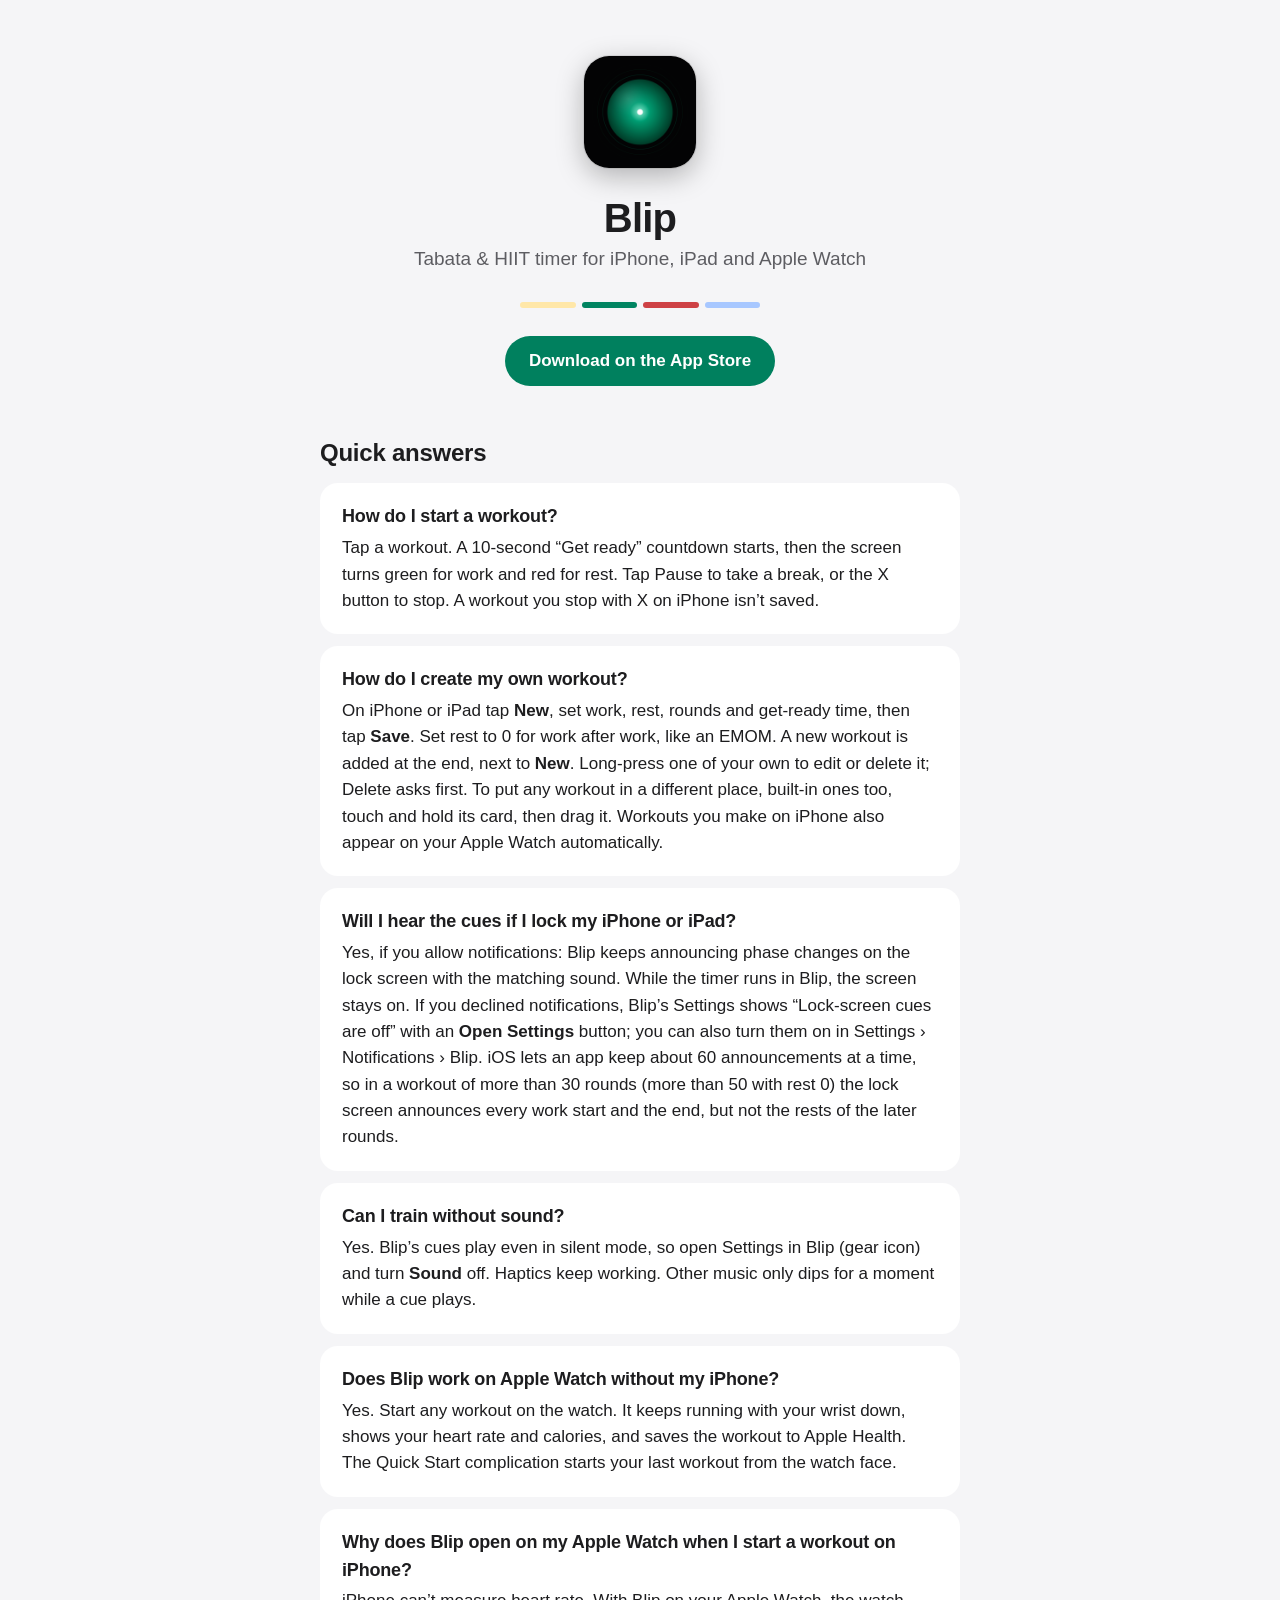
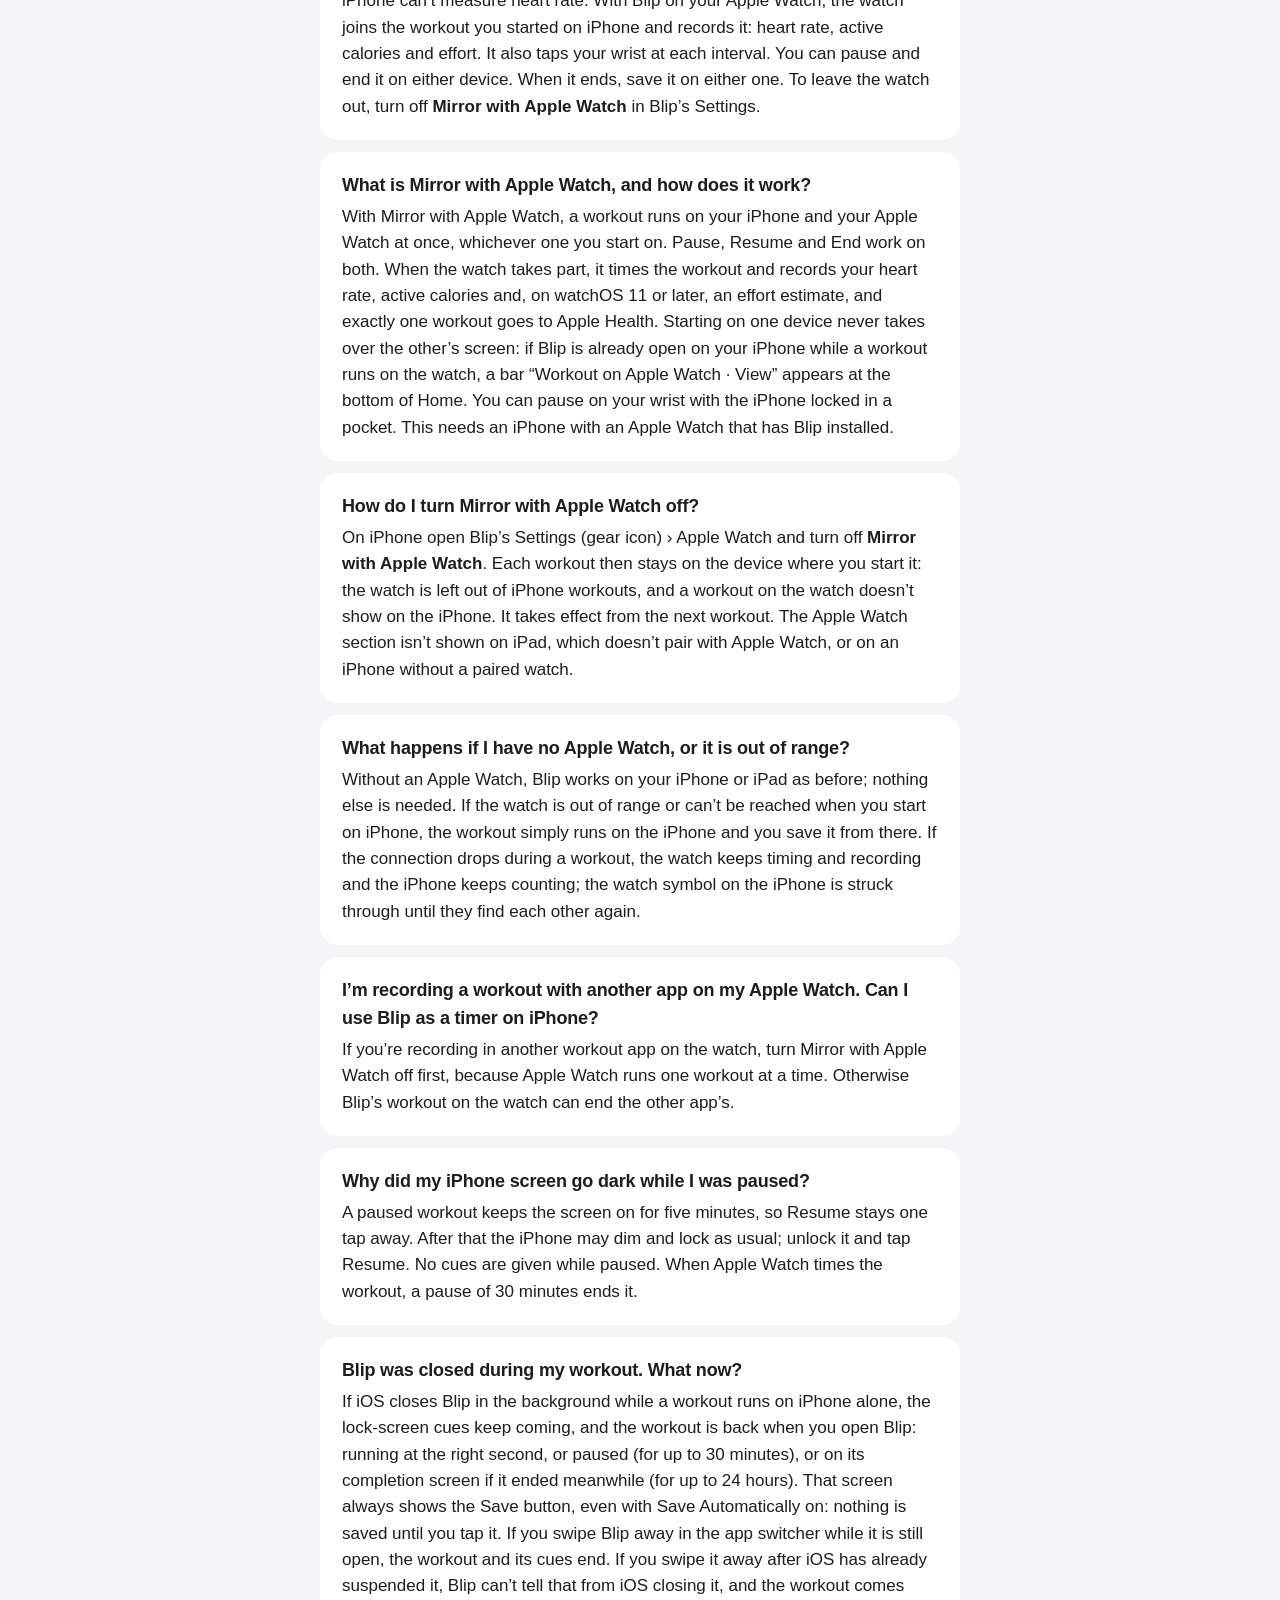
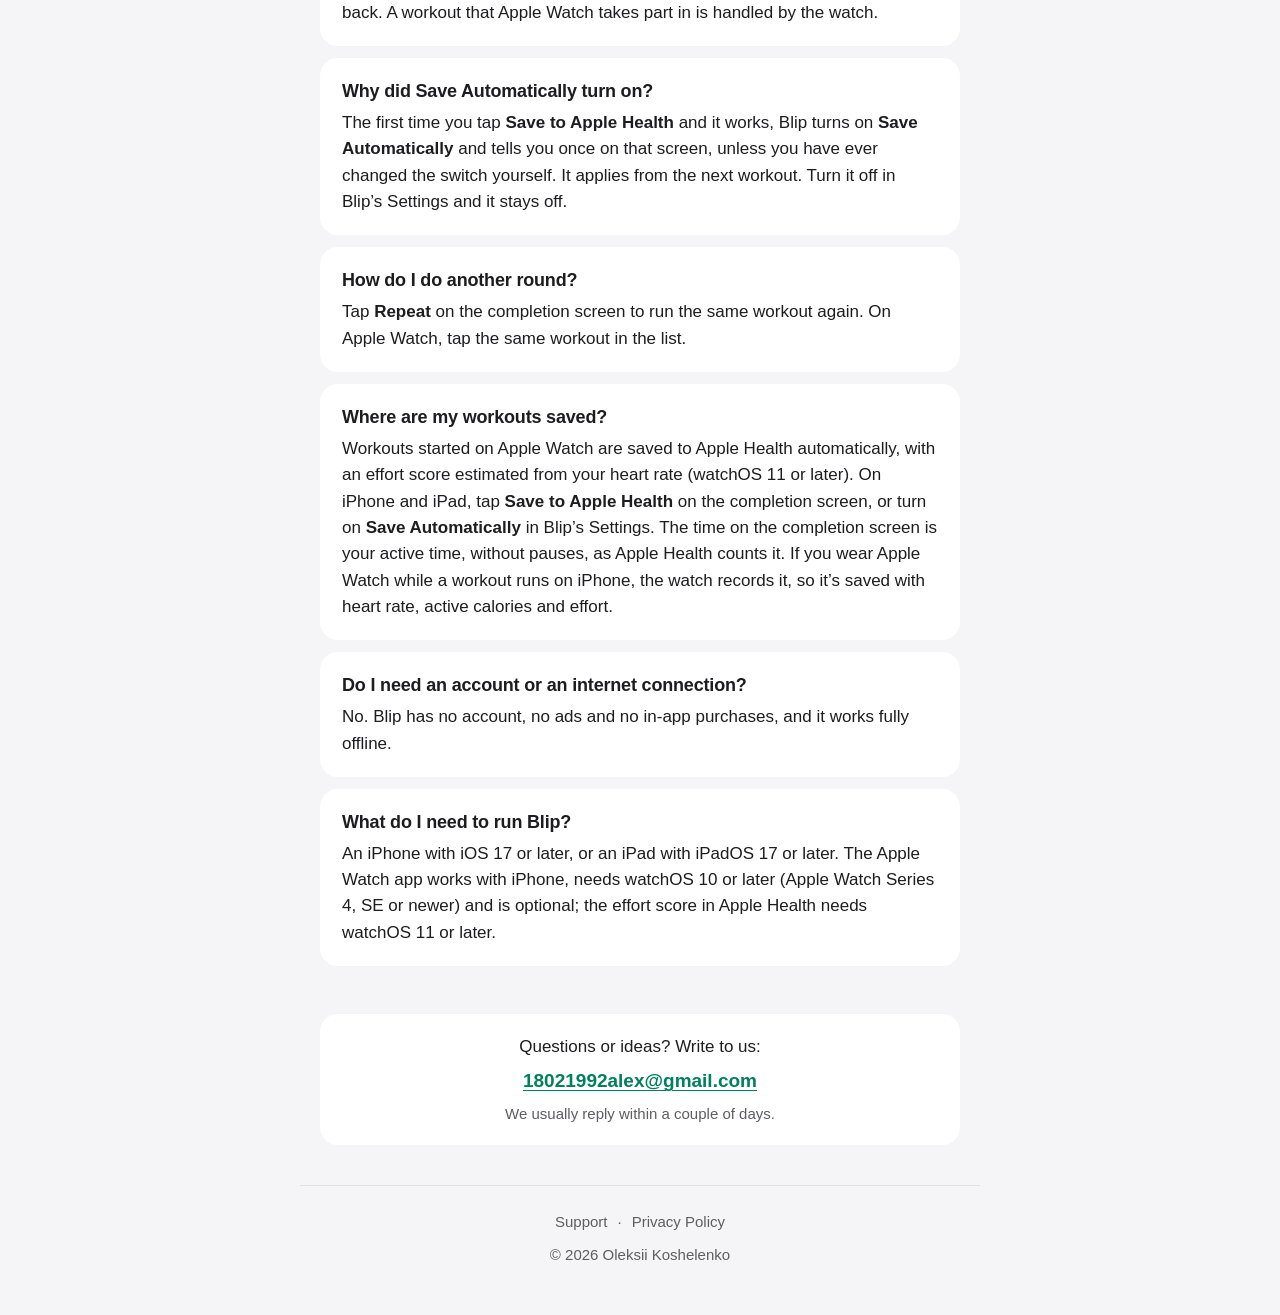
<file: index.html>
<!doctype html>
<html lang="en">
<head>
  <meta charset="utf-8">
  <meta name="viewport" content="width=device-width, initial-scale=1">
  <title>Blip — Tabata Timer · Support</title>
  <meta name="description" content="Support for Blip, a simple and reliable Tabata / HIIT interval timer for iPhone, iPad and Apple Watch.">
  <meta name="color-scheme" content="light dark">
  <meta property="og:title" content="Blip — Tabata Timer">
  <meta property="og:description" content="A simple, reliable interval timer for iPhone, iPad and Apple Watch.">
  <meta property="og:image" content="https://askoshelenko.github.io/blip-timer/icon.png">
  <meta property="og:url" content="https://askoshelenko.github.io/blip-timer/">
  <meta name="twitter:card" content="summary">
  <link rel="icon" href="favicon.png">
  <link rel="apple-touch-icon" href="apple-touch-icon.png">
  <link rel="stylesheet" href="style.css">
</head>
<body>
  <main>
    <header>
      <img class="icon" src="icon.png" alt="Blip app icon">
      <h1>Blip</h1>
      <p class="tagline">Tabata &amp; HIIT timer for iPhone, iPad and Apple&nbsp;Watch</p>
      <div class="phases" aria-hidden="true"><span></span><span></span><span></span><span></span></div>
      <p class="get"><a class="store" href="https://apps.apple.com/app/blip-tabata-timer/id6763292281">Download on the App&nbsp;Store</a></p>
    </header>

    <section class="faq">
      <h2>Quick answers</h2>

      <div class="card">
        <h3>How do I start a workout?</h3>
        <p>Tap a workout. A 10-second “Get ready” countdown starts, then the screen turns green for work and red for rest. Tap Pause to take a break, or the X button to stop. A workout you stop with X on iPhone isn’t saved.</p>
      </div>

      <div class="card">
        <h3>How do I create my own workout?</h3>
        <p>On iPhone or iPad tap <strong>New</strong>, set work, rest, rounds and get-ready time, then tap <strong>Save</strong>. Set rest to 0 for work after work, like an EMOM. A new workout is added at the end, next to <strong>New</strong>. Long-press one of your own to edit or delete it; Delete asks first. To put any workout in a different place, built-in ones too, touch and hold its card, then drag it. Workouts you make on iPhone also appear on your Apple Watch automatically.</p>
      </div>

      <div class="card">
        <h3>Will I hear the cues if I lock my iPhone or iPad?</h3>
        <p>Yes, if you allow notifications: Blip keeps announcing phase changes on the lock screen with the matching sound. While the timer runs in Blip, the screen stays on. If you declined notifications, Blip’s Settings shows “Lock-screen cues are off” with an <strong>Open Settings</strong> button; you can also turn them on in Settings › Notifications › Blip. iOS lets an app keep about 60 announcements at a time, so in a workout of more than 30 rounds (more than 50 with rest 0) the lock screen announces every work start and the end, but not the rests of the later rounds.</p>
      </div>

      <div class="card">
        <h3>Can I train without sound?</h3>
        <p>Yes. Blip’s cues play even in silent mode, so open Settings in Blip (gear icon) and turn <strong>Sound</strong> off. Haptics keep working. Other music only dips for a moment while a cue plays.</p>
      </div>

      <div class="card">
        <h3>Does Blip work on Apple Watch without my iPhone?</h3>
        <p>Yes. Start any workout on the watch. It keeps running with your wrist down, shows your heart rate and calories, and saves the workout to Apple Health. The Quick Start complication starts your last workout from the watch face.</p>
      </div>

      <div class="card">
        <h3>Why does Blip open on my Apple Watch when I start a workout on iPhone?</h3>
        <p>iPhone can’t measure heart rate. With Blip on your Apple Watch, the watch joins the workout you started on iPhone and records it: heart rate, active calories and effort. It also taps your wrist at each interval. You can pause and end it on either device. When it ends, save it on either one. To leave the watch out, turn off <strong>Mirror with Apple Watch</strong> in Blip’s Settings.</p>
      </div>

      <div class="card">
        <h3>What is Mirror with Apple Watch, and how does it work?</h3>
        <p>With Mirror with Apple Watch, a workout runs on your iPhone and your Apple Watch at once, whichever one you start on. Pause, Resume and End work on both. When the watch takes part, it times the workout and records your heart rate, active calories and, on watchOS 11 or later, an effort estimate, and exactly one workout goes to Apple Health. Starting on one device never takes over the other’s screen: if Blip is already open on your iPhone while a workout runs on the watch, a bar “Workout on Apple Watch · View” appears at the bottom of Home. You can pause on your wrist with the iPhone locked in a pocket. This needs an iPhone with an Apple Watch that has Blip installed.</p>
      </div>

      <div class="card">
        <h3>How do I turn Mirror with Apple Watch off?</h3>
        <p>On iPhone open Blip’s Settings (gear icon) › Apple Watch and turn off <strong>Mirror with Apple Watch</strong>. Each workout then stays on the device where you start it: the watch is left out of iPhone workouts, and a workout on the watch doesn’t show on the iPhone. It takes effect from the next workout. The Apple Watch section isn’t shown on iPad, which doesn’t pair with Apple Watch, or on an iPhone without a paired watch.</p>
      </div>

      <div class="card">
        <h3>What happens if I have no Apple Watch, or it is out of range?</h3>
        <p>Without an Apple Watch, Blip works on your iPhone or iPad as before; nothing else is needed. If the watch is out of range or can’t be reached when you start on iPhone, the workout simply runs on the iPhone and you save it from there. If the connection drops during a workout, the watch keeps timing and recording and the iPhone keeps counting; the watch symbol on the iPhone is struck through until they find each other again.</p>
      </div>

      <div class="card">
        <h3>I’m recording a workout with another app on my Apple Watch. Can I use Blip as a timer on iPhone?</h3>
        <p>If you’re recording in another workout app on the watch, turn Mirror with Apple Watch off first, because Apple Watch runs one workout at a time. Otherwise Blip’s workout on the watch can end the other app’s.</p>
      </div>

      <div class="card">
        <h3>Why did my iPhone screen go dark while I was paused?</h3>
        <p>A paused workout keeps the screen on for five minutes, so Resume stays one tap away. After that the iPhone may dim and lock as usual; unlock it and tap Resume. No cues are given while paused. When Apple Watch times the workout, a pause of 30 minutes ends it.</p>
      </div>

      <div class="card">
        <h3>Blip was closed during my workout. What now?</h3>
        <p>If iOS closes Blip in the background while a workout runs on iPhone alone, the lock-screen cues keep coming, and the workout is back when you open Blip: running at the right second, or paused (for up to 30 minutes), or on its completion screen if it ended meanwhile (for up to 24 hours). That screen always shows the Save button, even with Save Automatically on: nothing is saved until you tap it. If you swipe Blip away in the app switcher while it is still open, the workout and its cues end. If you swipe it away after iOS has already suspended it, Blip can’t tell that from iOS closing it, and the workout comes back. A workout that Apple Watch takes part in is handled by the watch.</p>
      </div>

      <div class="card">
        <h3>Why did Save Automatically turn on?</h3>
        <p>The first time you tap <strong>Save to Apple Health</strong> and it works, Blip turns on <strong>Save Automatically</strong> and tells you once on that screen, unless you have ever changed the switch yourself. It applies from the next workout. Turn it off in Blip’s Settings and it stays off.</p>
      </div>

      <div class="card">
        <h3>How do I do another round?</h3>
        <p>Tap <strong>Repeat</strong> on the completion screen to run the same workout again. On Apple Watch, tap the same workout in the list.</p>
      </div>

      <div class="card">
        <h3>Where are my workouts saved?</h3>
        <p>Workouts started on Apple Watch are saved to Apple Health automatically, with an effort score estimated from your heart rate (watchOS 11 or later). On iPhone and iPad, tap <strong>Save to Apple Health</strong> on the completion screen, or turn on <strong>Save Automatically</strong> in Blip’s Settings. The time on the completion screen is your active time, without pauses, as Apple Health counts it. If you wear Apple Watch while a workout runs on iPhone, the watch records it, so it’s saved with heart rate, active calories and effort.</p>
      </div>

      <div class="card">
        <h3>Do I need an account or an internet connection?</h3>
        <p>No. Blip has no account, no ads and no in-app purchases, and it works fully offline.</p>
      </div>

      <div class="card">
        <h3>What do I need to run Blip?</h3>
        <p>An iPhone with iOS 17 or later, or an iPad with iPadOS 17 or later. The Apple Watch app works with iPhone, needs watchOS 10 or later (Apple Watch Series 4, SE or newer) and is optional; the effort score in Apple Health needs watchOS 11 or later.</p>
      </div>
    </section>

    <section class="contact card">
      <p>Questions or ideas? Write to us:</p>
      <p><a class="email" href="mailto:18021992alex@gmail.com?subject=Blip%20support">18021992alex@gmail.com</a></p>
      <p class="note">We usually reply within a couple of days.</p>
    </section>
  </main>

  <footer>
    <nav><a href="./">Support</a><a href="privacy/">Privacy Policy</a></nav>
    <p>© 2026 Oleksii Koshelenko</p>
  </footer>
</body>
</html>
</file>
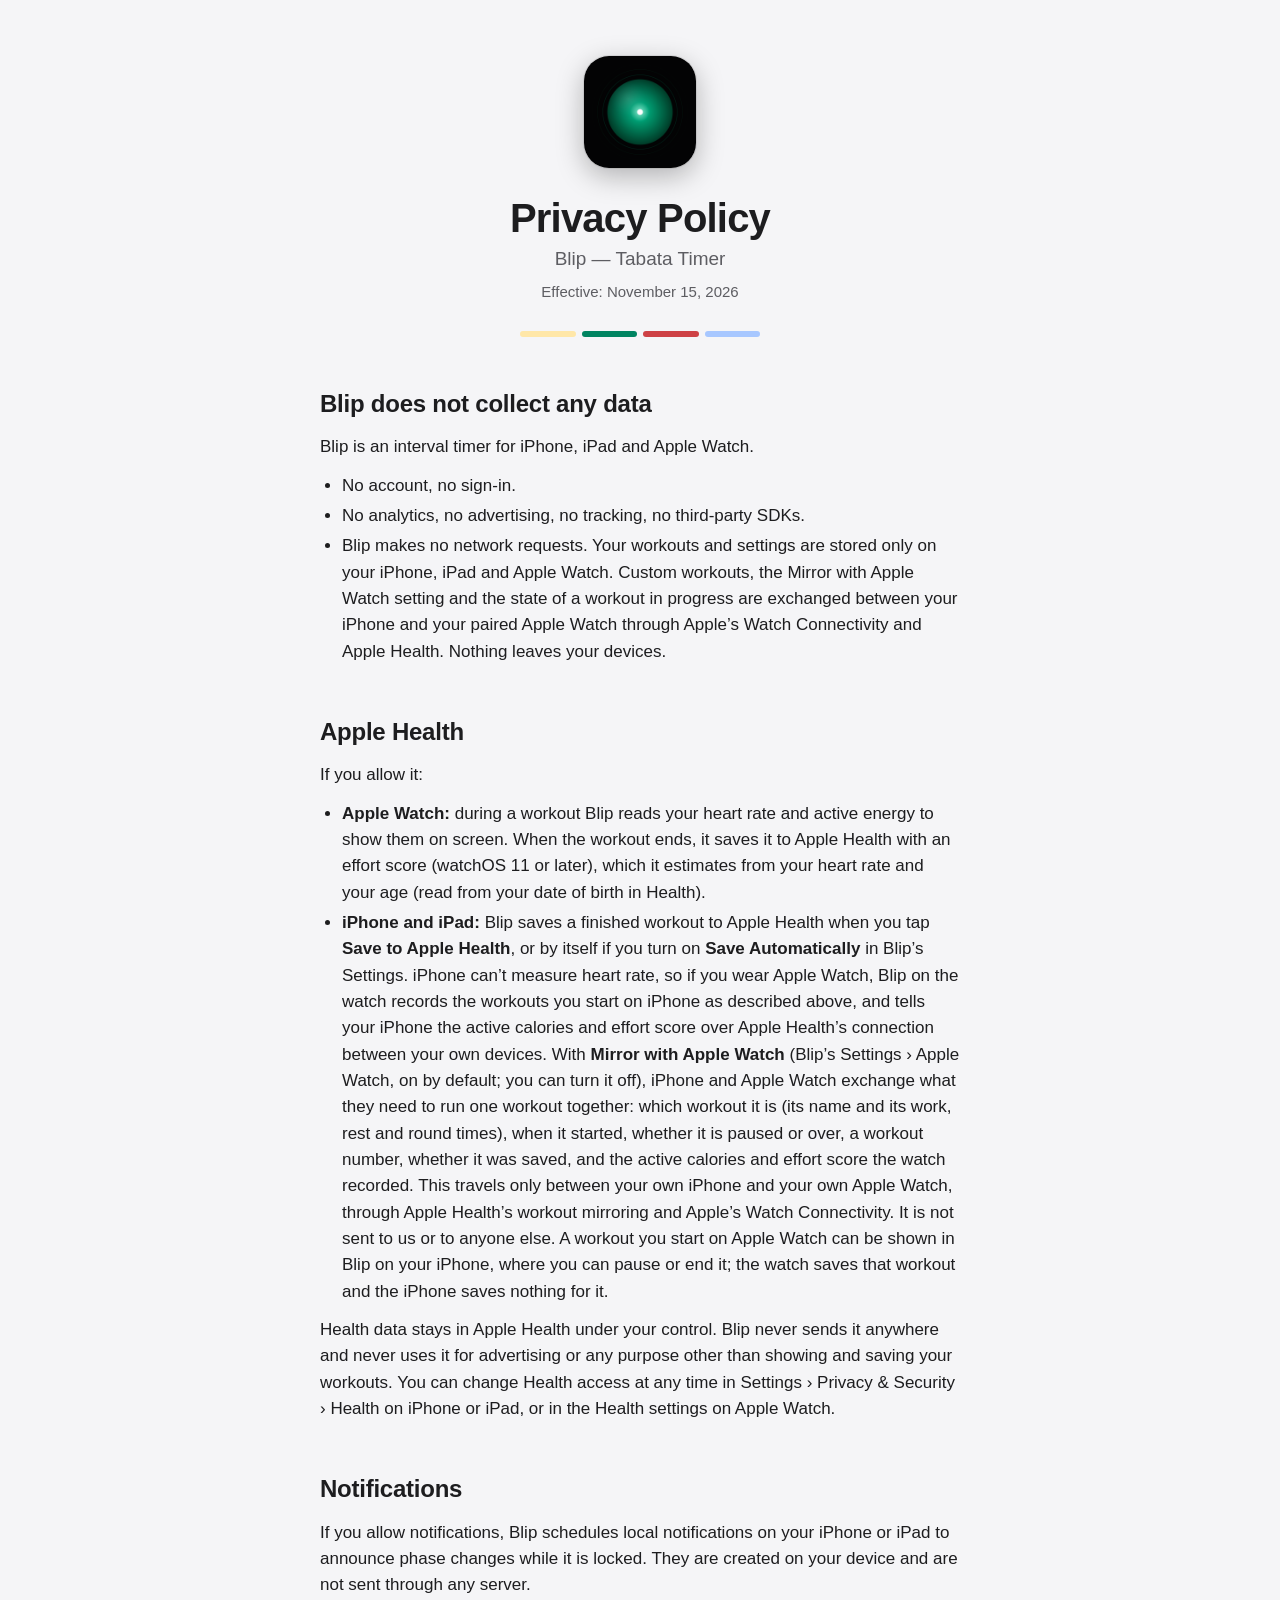
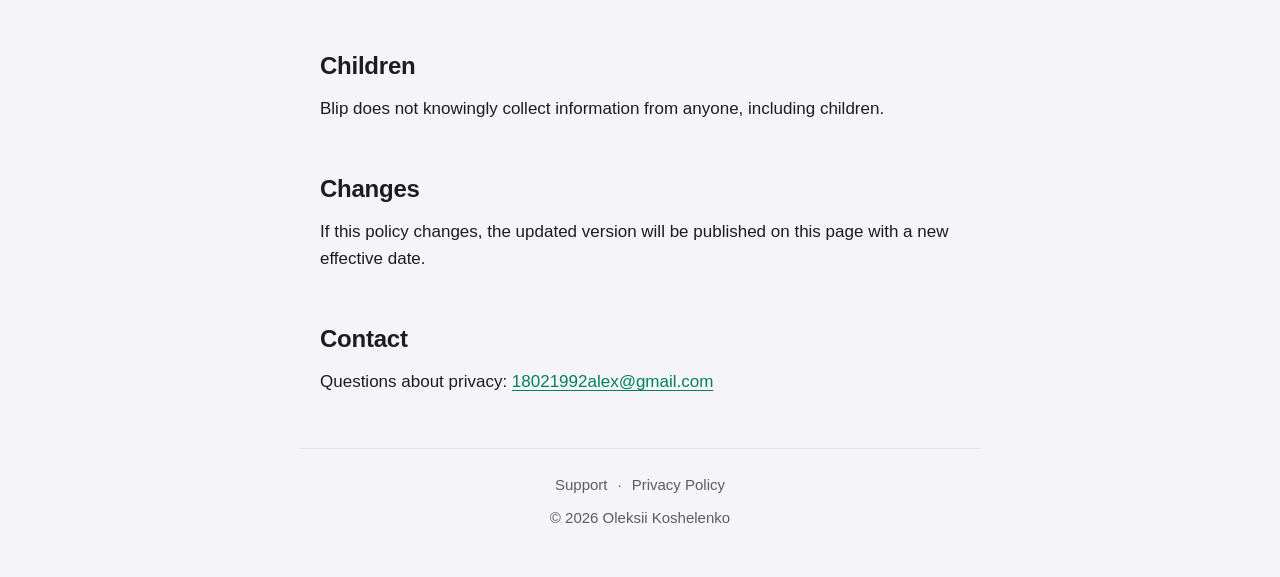
<file: privacy/index.html>
<!doctype html>
<html lang="en">
<head>
  <meta charset="utf-8">
  <meta name="viewport" content="width=device-width, initial-scale=1">
  <title>Blip — Tabata Timer · Privacy Policy</title>
  <meta name="description" content="Blip does not collect any data. Privacy policy for Blip, an interval timer for iPhone, iPad and Apple Watch.">
  <meta name="color-scheme" content="light dark">
  <meta property="og:title" content="Blip — Privacy Policy">
  <meta property="og:description" content="Blip does not collect any data.">
  <meta property="og:image" content="https://askoshelenko.github.io/blip-timer/icon.png">
  <meta property="og:url" content="https://askoshelenko.github.io/blip-timer/privacy/">
  <meta name="twitter:card" content="summary">
  <link rel="icon" href="../favicon.png">
  <link rel="apple-touch-icon" href="../apple-touch-icon.png">
  <link rel="stylesheet" href="../style.css">
</head>
<body>
  <main>
    <header>
      <a href="../"><img class="icon" src="../icon.png" alt="Blip app icon"></a>
      <h1>Privacy Policy</h1>
      <p class="tagline">Blip — Tabata Timer</p>
      <p class="updated">Effective: November 15, 2026</p>
      <div class="phases" aria-hidden="true"><span></span><span></span><span></span><span></span></div>
    </header>

    <h2>Blip does not collect any data</h2>
    <p>Blip is an interval timer for iPhone, iPad and Apple Watch.</p>
    <ul>
      <li>No account, no sign-in.</li>
      <li>No analytics, no advertising, no tracking, no third-party SDKs.</li>
      <li>Blip makes no network requests. Your workouts and settings are stored only on your iPhone, iPad and Apple Watch. Custom workouts, the Mirror with Apple Watch setting and the state of a workout in progress are exchanged between your iPhone and your paired Apple Watch through Apple’s Watch Connectivity and Apple Health. Nothing leaves your devices.</li>
    </ul>

    <h2>Apple Health</h2>
    <p>If you allow it:</p>
    <ul>
      <li><strong>Apple Watch:</strong> during a workout Blip reads your heart rate and active energy to show them on screen. When the workout ends, it saves it to Apple Health with an effort score (watchOS 11 or later), which it estimates from your heart rate and your age (read from your date of birth in Health).</li>
      <li><strong>iPhone and iPad:</strong> Blip saves a finished workout to Apple Health when you tap <strong>Save to Apple Health</strong>, or by itself if you turn on <strong>Save Automatically</strong> in Blip’s Settings. iPhone can’t measure heart rate, so if you wear Apple Watch, Blip on the watch records the workouts you start on iPhone as described above, and tells your iPhone the active calories and effort score over Apple Health’s connection between your own devices. With <strong>Mirror with Apple Watch</strong> (Blip’s Settings › Apple Watch, on by default; you can turn it off), iPhone and Apple Watch exchange what they need to run one workout together: which workout it is (its name and its work, rest and round times), when it started, whether it is paused or over, a workout number, whether it was saved, and the active calories and effort score the watch recorded. This travels only between your own iPhone and your own Apple Watch, through Apple Health’s workout mirroring and Apple’s Watch Connectivity. It is not sent to us or to anyone else. A workout you start on Apple Watch can be shown in Blip on your iPhone, where you can pause or end it; the watch saves that workout and the iPhone saves nothing for it.</li>
    </ul>
    <p>Health data stays in Apple Health under your control. Blip never sends it anywhere and never uses it for advertising or any purpose other than showing and saving your workouts. You can change Health access at any time in Settings › Privacy &amp; Security › Health on iPhone or iPad, or in the Health settings on Apple Watch.</p>

    <h2>Notifications</h2>
    <p>If you allow notifications, Blip schedules local notifications on your iPhone or iPad to announce phase changes while it is locked. They are created on your device and are not sent through any server.</p>

    <h2>Children</h2>
    <p>Blip does not knowingly collect information from anyone, including children.</p>

    <h2>Changes</h2>
    <p>If this policy changes, the updated version will be published on this page with a new effective date.</p>

    <h2>Contact</h2>
    <p>Questions about privacy: <a href="mailto:18021992alex@gmail.com?subject=Blip%20privacy">18021992alex@gmail.com</a></p>
  </main>

  <footer>
    <nav><a href="../">Support</a><a href="./">Privacy Policy</a></nav>
    <p>© 2026 Oleksii Koshelenko</p>
  </footer>
</body>
</html>
</file>
<file: style.css>
:root {
  --bg: #f5f5f7;
  --surface: #ffffff;
  --text: #1d1d1f;
  --muted: #5d5d62;
  --line: rgba(0, 0, 0, 0.08);
  --accent: #00805e;
  --on-accent: #ffffff;
  --prepare: #ffe7a8;
  --work: #008461;
  --rest: #ce4145;
  --done: #a7c7ff;
}

@media (prefers-color-scheme: dark) {
  :root {
    --bg: #0b0b0b;
    --surface: #1c1c1e;
    --text: #f5f5f7;
    --muted: #a1a1a6;
    --line: rgba(255, 255, 255, 0.1);
    --accent: #2fd29f;
    --on-accent: #00281c;
  }
}

* { box-sizing: border-box; }

html { -webkit-text-size-adjust: 100%; }

body {
  margin: 0;
  background: var(--bg);
  color: var(--text);
  font: 17px/1.55 -apple-system, BlinkMacSystemFont, "SF Pro Text", "Helvetica Neue", Arial, sans-serif;
}

main {
  max-width: 680px;
  margin: 0 auto;
  padding: 56px 20px 40px;
}

/* Links are underlined, not told apart by color alone (WCAG 1.4.1). */
a { color: var(--accent); text-decoration: underline; text-underline-offset: 0.15em; }
a:focus-visible { outline: 2px solid var(--accent); outline-offset: 3px; border-radius: 4px; }

header { text-align: center; }

.icon {
  width: 112px;
  height: 112px;
  border-radius: 25px;
  box-shadow: 0 0 0 1px var(--line), 0 8px 28px rgba(0, 0, 0, 0.28);
}

h1 {
  margin: 20px 0 4px;
  font-size: 40px;
  line-height: 1.1;
  letter-spacing: -0.02em;
}

.tagline {
  margin: 0;
  color: var(--muted);
  font-size: 19px;
}

.phases {
  display: flex;
  gap: 6px;
  max-width: 240px;
  margin: 28px auto 0;
}

.phases span { flex: 1; height: 6px; border-radius: 3px; }
.phases span:nth-child(1) { background: var(--prepare); }
.phases span:nth-child(2) { background: var(--work); }
.phases span:nth-child(3) { background: var(--rest); }
.phases span:nth-child(4) { background: var(--done); }

h2 {
  margin: 48px 0 12px;
  font-size: 24px;
  letter-spacing: -0.01em;
}

h3 {
  margin: 0 0 4px;
  font-size: 18px;
  letter-spacing: -0.01em;
}

p { margin: 0 0 12px; }

ul { margin: 0 0 12px; padding-left: 22px; }
li { margin: 4px 0; }

.card {
  background: var(--surface);
  border-radius: 18px;
  padding: 20px 22px;
}

.card + .card { margin-top: 12px; }

.contact { margin-top: 48px; text-align: center; }
.contact p { margin: 0; }
.contact .email { display: inline-block; margin: 6px 0; font-size: 19px; font-weight: 600; }
.contact .note { color: var(--muted); font-size: 15px; }

.faq .card p:last-child { margin-bottom: 0; }

.lead { color: var(--muted); }
.updated { color: var(--muted); font-size: 15px; }
header .updated { margin: 6px 0 0; }
header a { text-decoration: none; }

.get { margin: 28px 0 0; }
header a.store {
  display: inline-block;
  padding: 12px 24px;
  border-radius: 999px;
  background: var(--accent);
  color: var(--on-accent);
  font-weight: 600;
}
header a.store:hover { filter: brightness(1.08); }

footer {
  max-width: 680px;
  margin: 0 auto;
  padding: 24px 20px 48px;
  border-top: 1px solid var(--line);
  color: var(--muted);
  font-size: 15px;
  text-align: center;
}

footer a { color: var(--muted); text-decoration: none; }
footer a:hover { text-decoration: underline; }
footer nav a + a::before { content: "·"; margin: 0 10px; color: var(--muted); }
footer p { margin: 10px 0 0; }

@media (max-width: 480px) {
  main { padding-top: 40px; }
  h1 { font-size: 34px; }
  .card { padding: 18px; }
}
</file>
